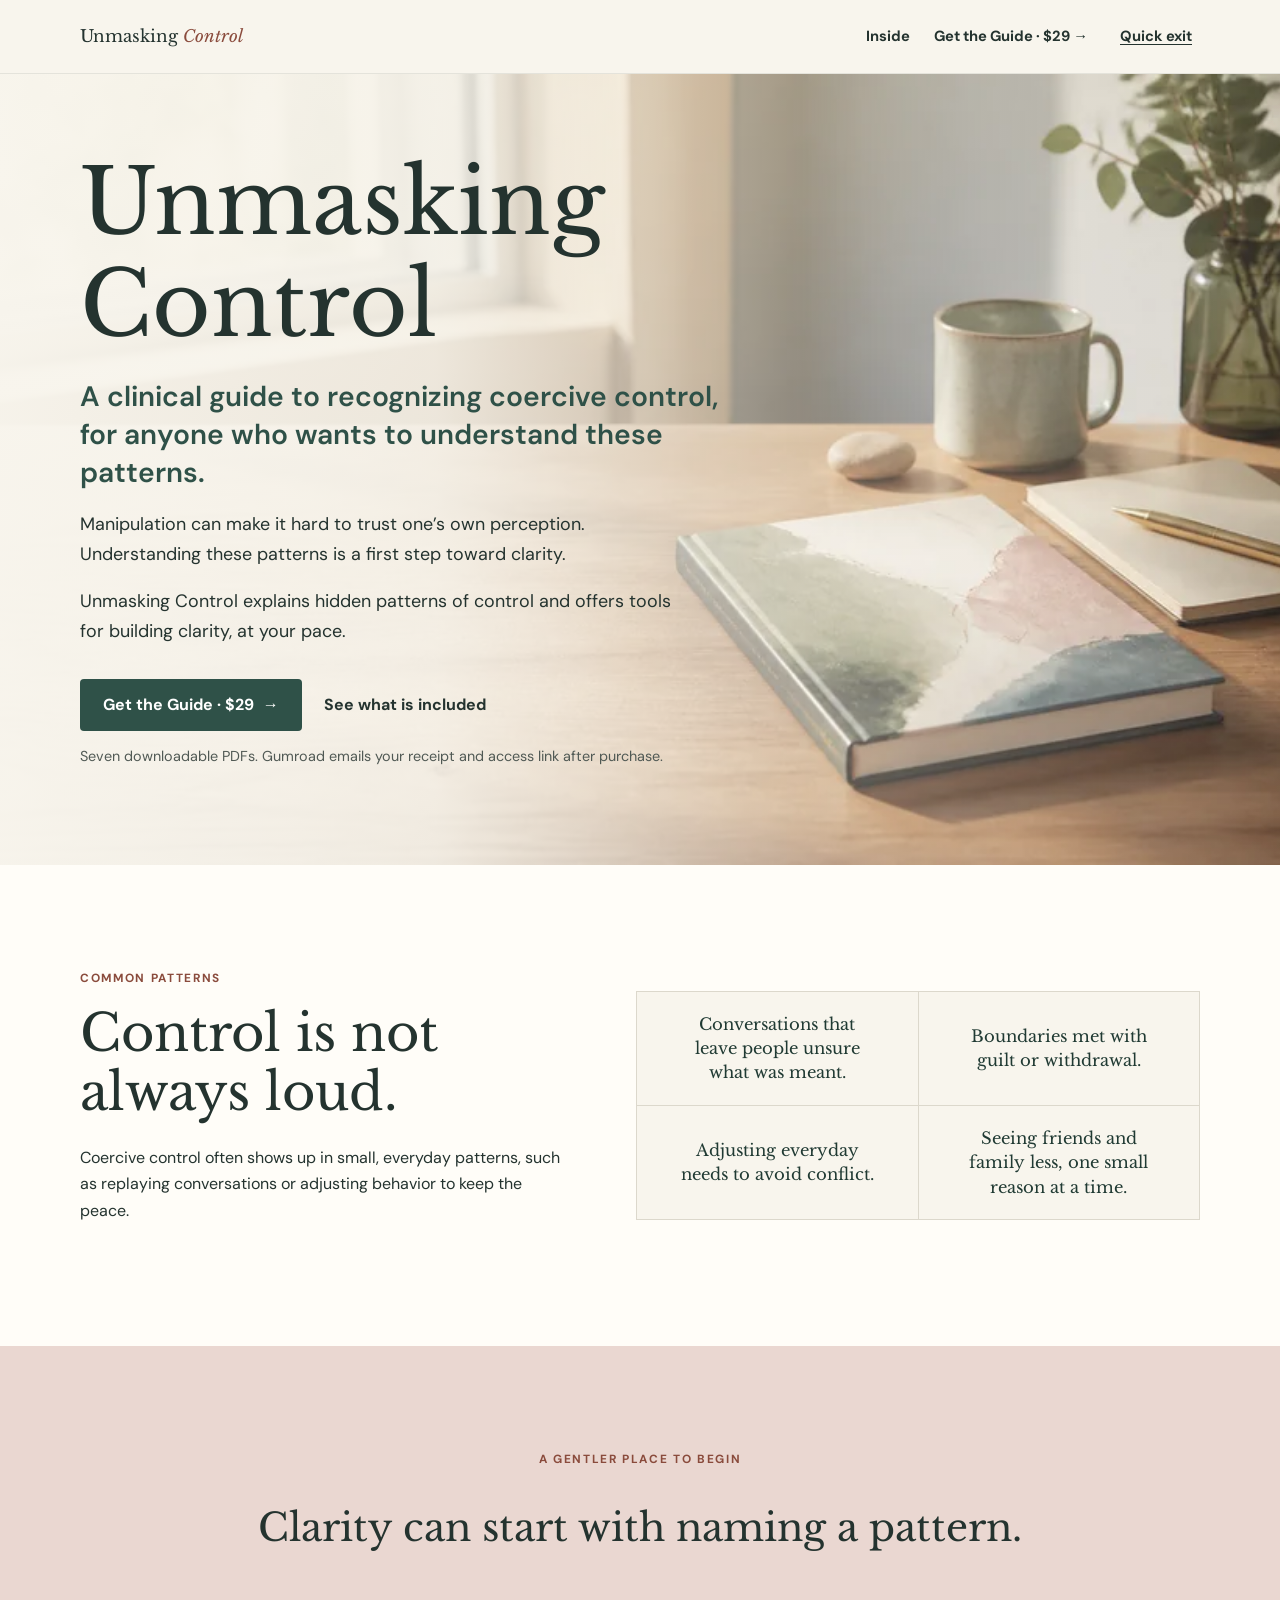
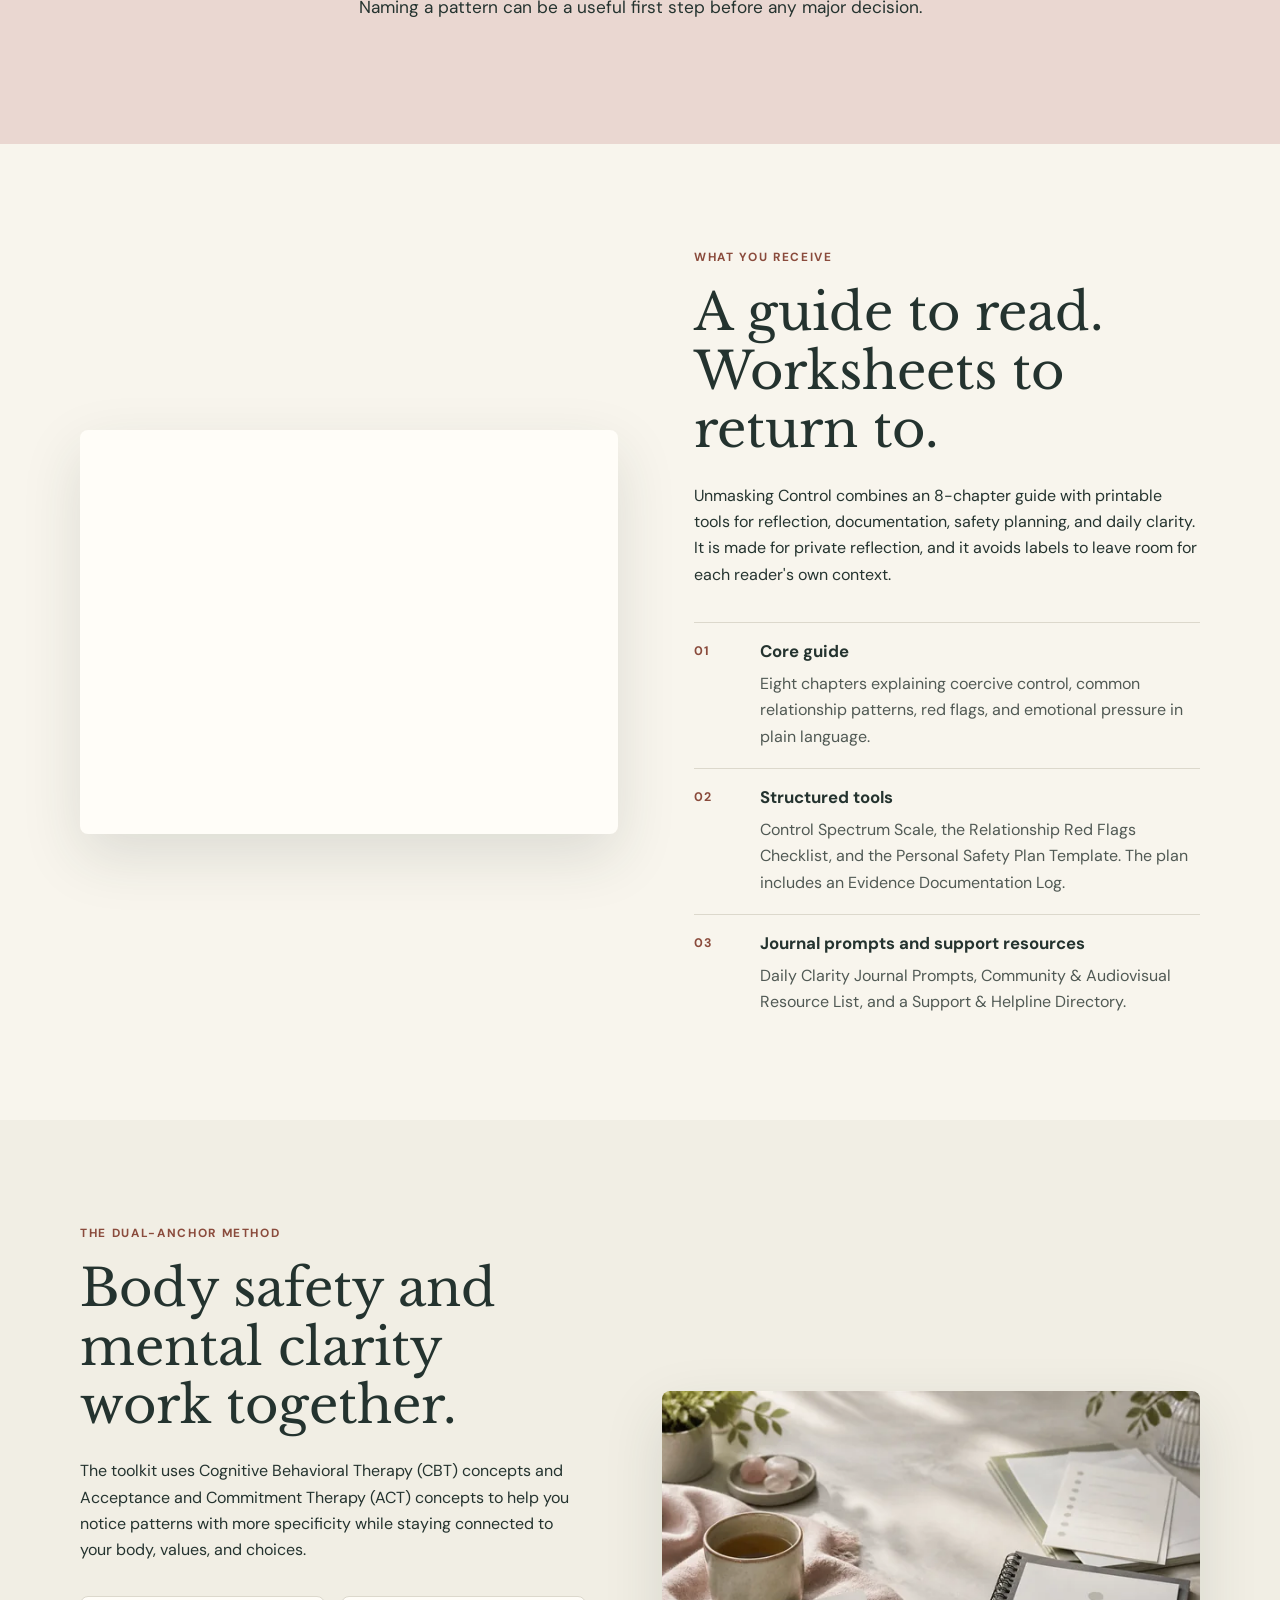
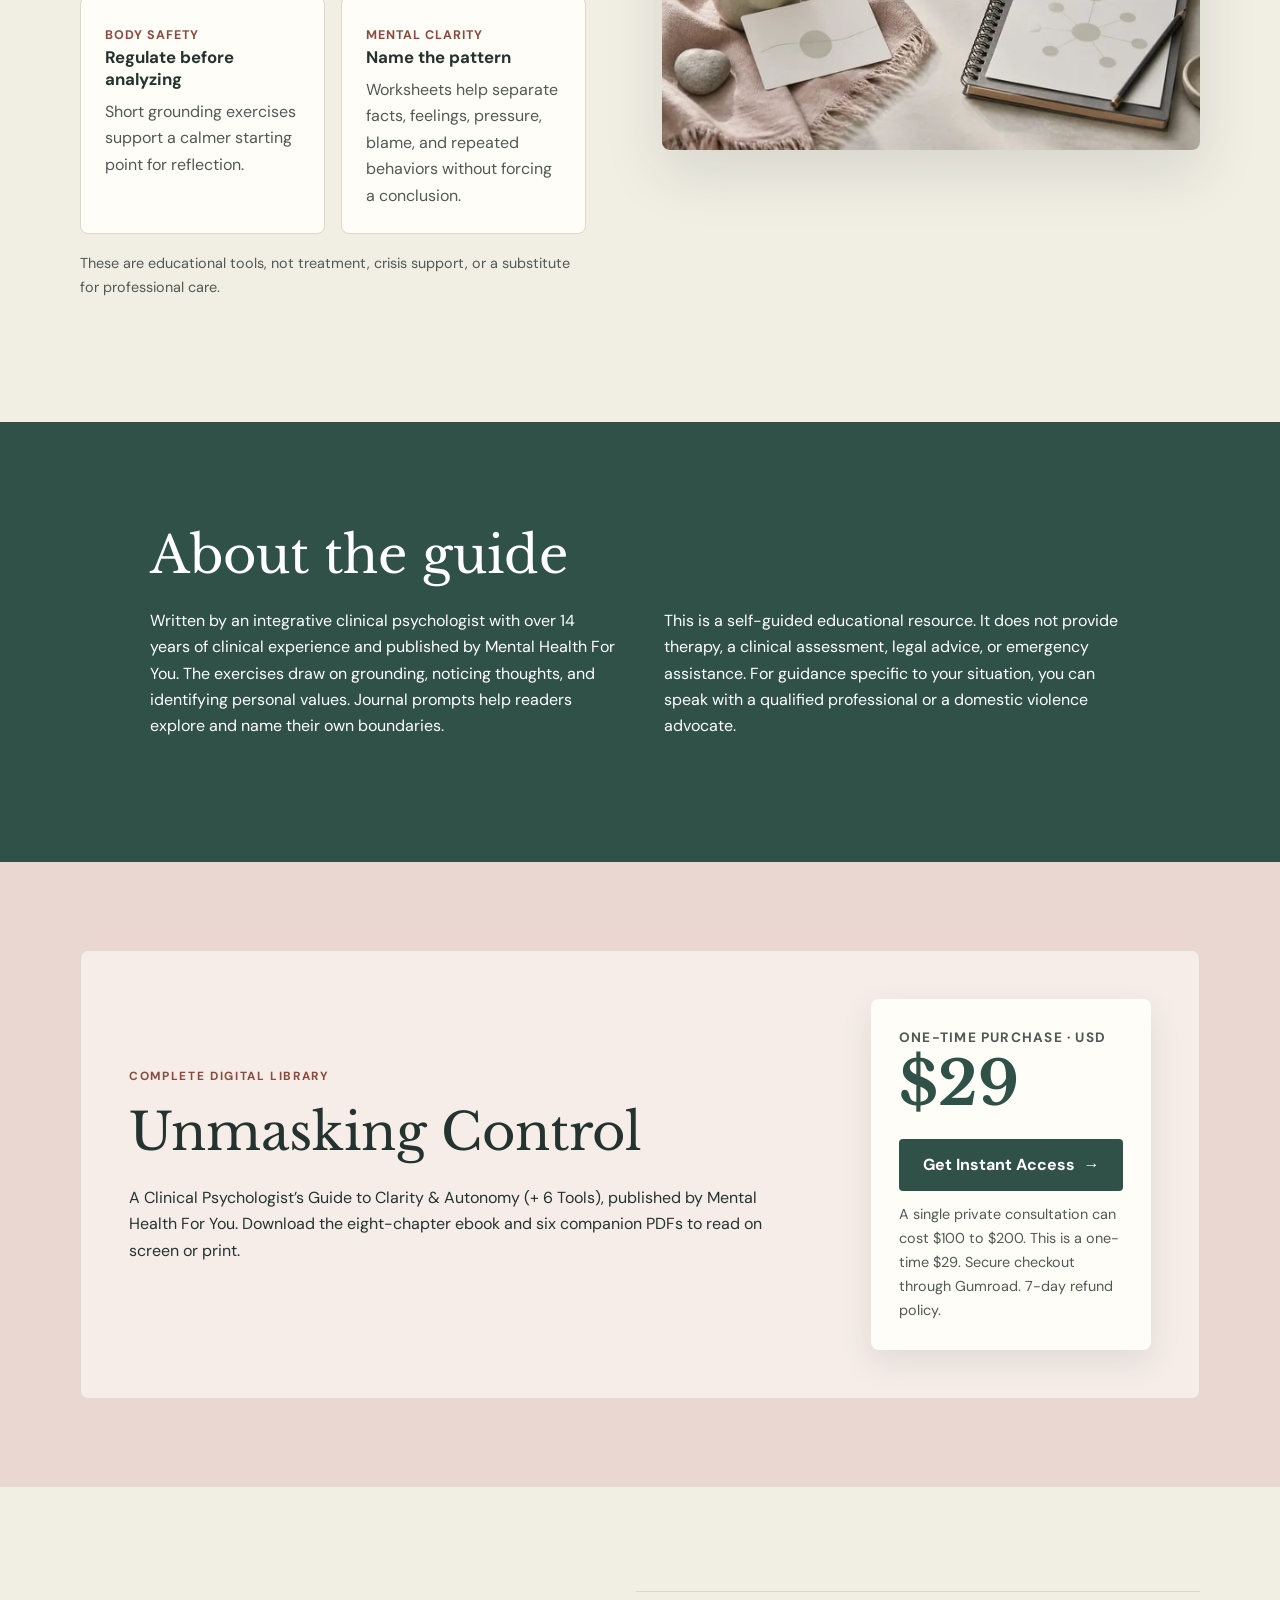
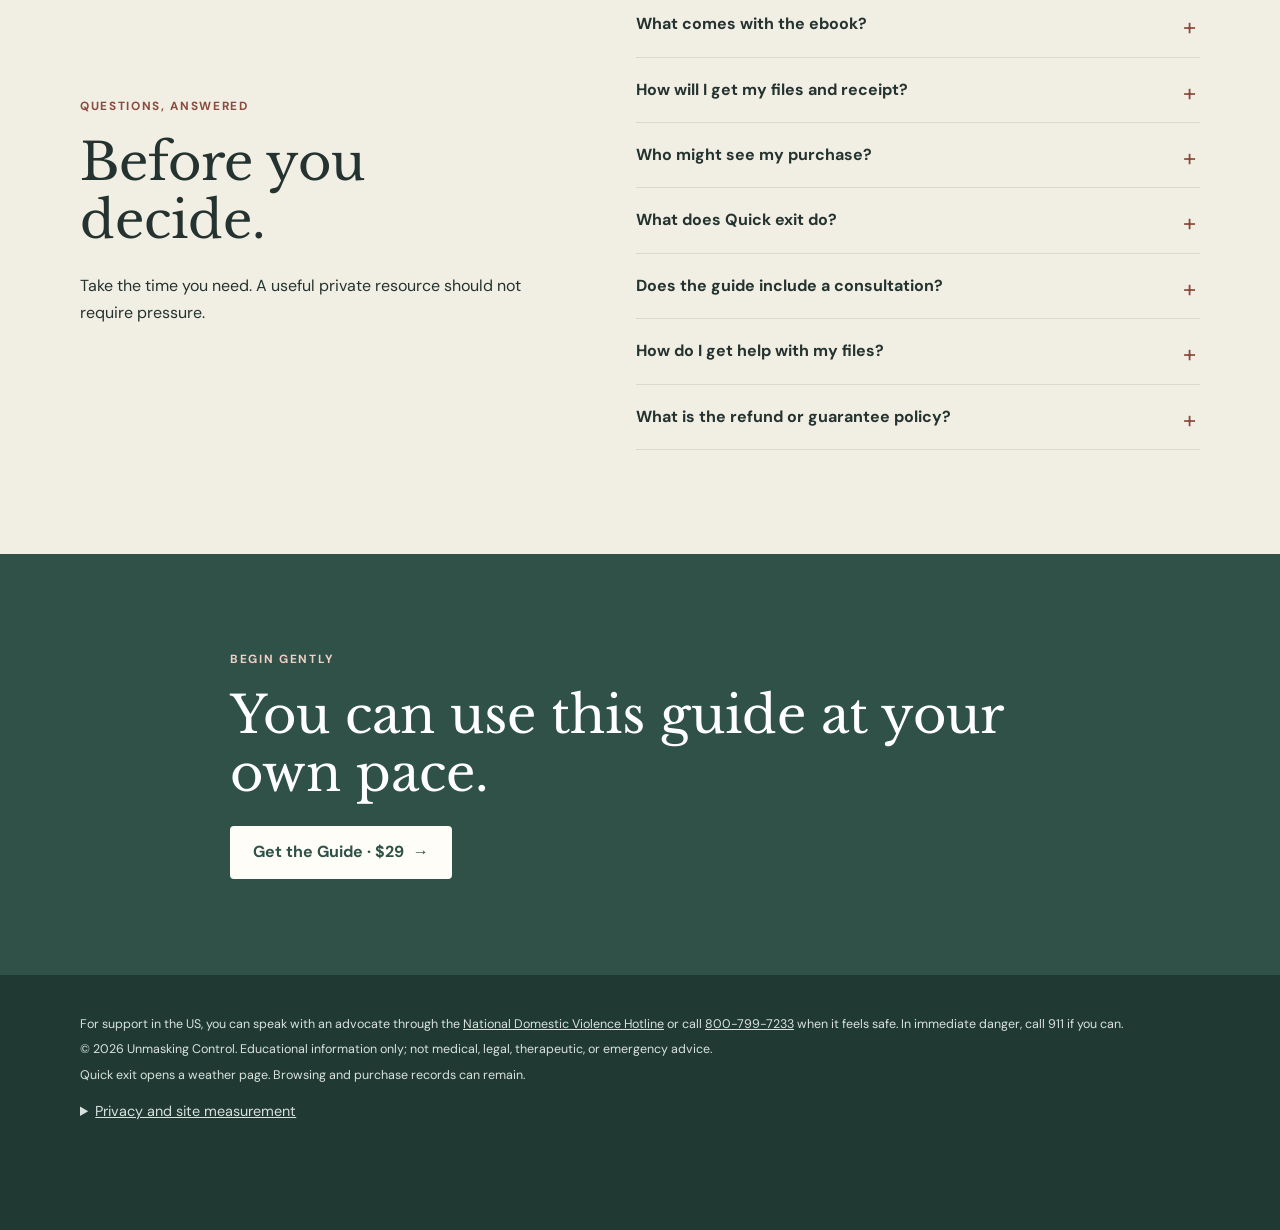
<file: unmasking-control-landing/index.html>
<!doctype html>
<html lang="en">
  <head>
    <meta charset="UTF-8" />
    <meta name="google-site-verification" content="8gHBjxAvSg3sQq12l8MobTrzWCaMCZS2LOgBWGyAerk" />
    <meta name="referrer" content="no-referrer" />
    <meta name="viewport" content="width=device-width, initial-scale=1.0" />
    <meta
      name="description"
      content="Explore an eight-chapter guide to recognizing coercive control, gaslighting, and relationship patterns. Includes six printable tools for reflection and safety planning."
    />
    <title>Unmasking Control | A Guide to Recognizing Coercive Control</title>
    <meta name="robots" content="noindex" />
    <meta property="og:type" content="website" />
    <meta property="og:site_name" content="Mental Health For You" />
    <meta property="og:title" content="Unmasking Control | A Guide to Recognizing Coercive Control" />
    <meta property="og:description" content="An eight-chapter ebook and six printable tools to help you notice patterns and reflect at your own pace." />
    <meta property="og:image" content="assets/social-preview.jpg" />
    <meta property="og:image:width" content="1200" />
    <meta property="og:image:height" content="630" />
    <meta property="og:image:alt" content="A closed workbook, notebook, and ceramic cup on a sunlit desk" />
    <meta name="twitter:card" content="summary_large_image" />
    <link rel="icon" href="favicon.svg" type="image/svg+xml" />
    <link rel="preload" href="assets/fonts/libre-baskerville.woff2" as="font" type="font/woff2" crossorigin />
    <!-- Meta Pixel Code -->
    <script>
    !function(f,b,e,v,n,t,s)
    {if(f.fbq)return;n=f.fbq=function(){n.callMethod?
    n.callMethod.apply(n,arguments):n.queue.push(arguments)};
    if(!f._fbq)f._fbq=n;n.push=n;n.loaded=!0;n.version='2.0';
    n.queue=[];t=b.createElement(e);t.async=!0;
    t.src=v;s=b.getElementsByTagName(e)[0];
    s.parentNode.insertBefore(t,s)}(window, document,'script',
    'https://connect.facebook.net/en_US/fbevents.js');
    fbq('init', '1505303678131275');
    fbq('track', 'PageView');
    </script>
    <noscript><img height="1" width="1" style="display:none"
    src="https://www.facebook.com/tr?id=1505303678131275&ev=PageView&noscript=1"
    /></noscript>
    <!-- End Meta Pixel Code -->
    <script type="application/ld+json">
      {
        "@context": "https://schema.org",
        "@type": "Product",
        "name": "Unmasking Control: A Clinical Psychologist’s Guide to Clarity & Autonomy (+ 6 Tools)",
        "description": "An eight-chapter digital guide and six companion PDFs for reflection, documentation, and safety planning.",
        "image": "assets/social-preview.jpg",
        "brand": { "@type": "Brand", "name": "Mental Health For You" },
        "offers": {
          "@type": "Offer",
          "price": "29.00",
          "priceCurrency": "USD",
          "url": "https://mentalhealthforyou.gumroad.com/l/unmasking-control?wanted=true"
        }
      }
    </script>
    <link rel="stylesheet" href="styles.css" />
  </head>
  <body>
    <a class="skip-link" href="#main">Skip to content</a>
    <div class="uc-page" id="top">
      <header class="site-header">
        <a class="brand" href="#top" aria-label="Unmasking Control home">Unmasking <em>Control</em></a>
        <nav class="header-nav" aria-label="Primary">
          <a href="#inside">Inside</a>
          <a class="header-cta" href="https://mentalhealthforyou.gumroad.com/l/unmasking-control?wanted=true" rel="noreferrer">Get the Guide · $29 <span aria-hidden="true">→</span></a>
          <a class="quick-exit" href="https://www.weather.gov/" rel="noreferrer" aria-label="Quick exit to the National Weather Service">Quick exit</a>
        </nav>
      </header>

      <main id="main">
        <section class="hero" aria-labelledby="hero-title">
          <picture class="hero-backdrop" aria-hidden="true">
            <source media="(max-width: 920px)" srcset="assets/hero-workbook-desk-900.webp" />
            <img src="assets/hero-workbook-desk-1672.webp" alt="" width="1672" height="941" fetchpriority="high" />
          </picture>
          <div class="shell hero-content">
            <h1 id="hero-title">Unmasking Control</h1>
            <p class="hero-statement">A clinical guide to recognizing coercive control, for anyone who wants to understand these patterns.</p>
            <p class="lede">
              Manipulation can make it hard to trust one’s own perception. Understanding these patterns is a first step toward clarity.
            </p>
            <p class="lede">
              Unmasking Control explains hidden patterns of control and offers tools for building clarity, at your pace.
            </p>
            <div class="hero-actions">
              <a class="button button-primary" href="https://mentalhealthforyou.gumroad.com/l/unmasking-control?wanted=true" rel="noreferrer">Get the Guide · $29 <span aria-hidden="true">→</span></a>
              <a class="text-link" href="#inside">See what is included</a>
            </div>
            <p class="privacy-note">Seven downloadable PDFs. Gumroad emails your receipt and access link after purchase.</p>
          </div>
        </section>

        <section class="section recognition">
          <div class="shell split-layout">
            <div>
              <p class="eyebrow">Common Patterns</p>
              <h2>Control is not always loud.</h2>
              <p>
                 Coercive control often shows up in small, everyday patterns, such as replaying
                conversations or adjusting behavior to keep the peace.
              </p>
            </div>
            <ul class="pattern-list" aria-label="Recognizable patterns">
              <li>Conversations that leave people unsure what was meant.</li>
              <li>Boundaries met with guilt or withdrawal.</li>
              <li>Adjusting everyday needs to avoid conflict.</li>
              <li>Seeing friends and family less, one small reason at a time.</li>
            </ul>
          </div>
        </section>

        <section class="section clarity">
          <div class="shell editorial-intro">
            <p class="eyebrow">A gentler place to begin</p>
            <h2>Clarity can start with naming a pattern.</h2>
            <p>
              Naming a pattern can be a useful first step before any major decision.
            </p>
          </div>
        </section>

        <section class="section toolkit" id="inside">
          <div class="shell feature-grid">
            <figure class="image-panel">
              <picture>
                <source media="(max-width: 760px)"
                  srcset="assets/toolkit-worksheets-600.webp 600w, assets/toolkit-worksheets-1080.webp 1080w, assets/toolkit-worksheets-1448.webp 1448w"
                  sizes="(max-width: 390px) calc(100vw - 30px), min(620px, 100vw - 36px)" />
                <img src="assets/toolkit-worksheets-1080.webp"
                  srcset="assets/toolkit-worksheets-1080.webp 1080w, assets/toolkit-worksheets-1448.webp 1448w"
                  sizes="(max-width: 920px) calc(100vw - 48px), 540px"
                  width="1448" height="1086" loading="lazy" decoding="async"
                  alt="Printable psychology toolkit worksheets arranged on a desk with a pen" />
              </picture>
            </figure>
            <div>
              <p class="eyebrow">What you receive</p>
              <h2>A guide to read. Worksheets to return to.</h2>
              <p>
                Unmasking Control combines an 8-chapter guide with printable tools for reflection,
                documentation, safety planning, and daily clarity. It is made for private reflection, and it avoids labels to leave room for each reader's own context. 
              </p>
              <div class="included-list">
                <article>
                  <span>01</span>
                  <h3>Core guide</h3>
                  <p>Eight chapters explaining coercive control, common relationship patterns, red flags, and emotional pressure in plain language.</p>
                </article>
                <article>
                  <span>02</span>
                  <h3>Structured tools</h3>
                  <p>Control Spectrum Scale, the Relationship Red Flags Checklist, and the Personal Safety Plan Template. The plan includes an Evidence Documentation Log.</p>
                </article>
                <article>
                  <span>03</span>
                  <h3>Journal prompts and support resources</h3>
                  <p>Daily Clarity Journal Prompts, Community &amp; Audiovisual Resource List, and a Support &amp; Helpline Directory.</p>
                </article>
              </div>
            </div>
          </div>
        </section>

        <section class="section mechanism">
          <div class="shell feature-grid reverse">
            <div>
              <p class="eyebrow">The Dual-Anchor Method</p>
              <h2>Body safety and mental clarity work together.</h2>
              <p>
                The toolkit uses Cognitive Behavioral Therapy (CBT) concepts and Acceptance and Commitment
                Therapy (ACT) concepts to help you notice patterns with more specificity while staying connected
                to your body, values, and choices.
              </p>
              <div class="anchor-grid">
                <article>
                  <span class="number">Body safety</span>
                  <h3>Regulate before analyzing</h3>
                  <p>Short grounding exercises support a calmer starting point for reflection.</p>
                </article>
                <article>
                  <span class="number">Mental clarity</span>
                  <h3>Name the pattern</h3>
                  <p>Worksheets help separate facts, feelings, pressure, blame, and repeated behaviors without forcing a conclusion.</p>
                </article>
              </div>
              <p class="muted">These are educational tools, not treatment, crisis support, or a substitute for professional care.</p>
            </div>
            <figure class="image-panel image-panel-soft">
              <picture>
                <source media="(max-width: 760px)"
                  srcset="assets/dual-anchor-method-600.webp 600w, assets/dual-anchor-method-1080.webp 1080w, assets/dual-anchor-method-1536.webp 1536w"
                  sizes="(max-width: 390px) calc(100vw - 30px), min(620px, 100vw - 36px)" />
                <img src="assets/dual-anchor-method-1080.webp"
                  srcset="assets/dual-anchor-method-1080.webp 1080w, assets/dual-anchor-method-1536.webp 1536w"
                  sizes="(max-width: 920px) calc(100vw - 48px), 540px"
                  width="1536" height="1024" loading="lazy" decoding="async"
                  alt="Two calm tabletop clusters representing body safety and mental clarity" />
              </picture>
            </figure>
          </div>
        </section>

        <section class="section trust">
          <div class="shell trust-panel">
            <h2>About the guide</h2>
            <div class="trust-columns">
              <p>
                Written by an integrative clinical psychologist with over 14 years of clinical experience and published by Mental Health For You. The exercises draw on
                grounding, noticing thoughts, and identifying personal values. Journal prompts help readers explore
                and name their own boundaries.
              </p>
              <p>
                This is a self-guided educational resource. It does not provide therapy, a clinical assessment,
                legal advice, or emergency assistance. For guidance specific to your situation, you can
                speak with a qualified professional or a domestic violence advocate.
              </p>
            </div>
          </div>
        </section>

        <section class="section offer" id="offer">
          <div class="shell offer-panel">
            <div>
              <p class="eyebrow">Complete digital library</p>
              <h2>Unmasking Control</h2>
              <p>
                A Clinical Psychologist’s Guide to Clarity &amp; Autonomy (+ 6 Tools), published by Mental Health For You.
                Download the eight-chapter ebook and six companion PDFs to read on screen or print.
              </p>
            </div>
            <div class="offer-box">
              <div class="price">
                <span>One-time purchase · USD</span>
                <strong>$29</strong>
              </div>
              <a class="button button-primary button-wide" href="https://mentalhealthforyou.gumroad.com/l/unmasking-control?wanted=true" rel="noreferrer">
                Get Instant Access <span aria-hidden="true">→</span>
              </a>
              <p class="offer-meta">A single private consultation can cost $100 to $200. This is a one-time $29. Secure checkout through Gumroad. 7-day refund policy.</p>
            </div>
          </div>
        </section>

        <section class="section faq-section">
          <div class="shell split-layout">
            <div>
              <p class="eyebrow">Questions, answered</p>
              <h2>Before you decide.</h2>
              <p>Take the time you need. A useful private resource should not require pressure.</p>
            </div>
            <div class="faq-list" data-accordion>
              <details>
                <summary>What comes with the ebook?</summary>
                <p>Seven downloadable PDFs include the eight-chapter guide, three practical tools, and three reflection and support resources. You can read them on screen or print individual pages. There is no physical shipment.</p>
              </details>
              <details>
                <summary>How will I get my files and receipt?</summary>
                <p>After checkout, Gumroad sends a receipt with a link to your files. You can enter an email address you can safely access. Anyone who shares that inbox may see the receipt.</p>
              </details>
              <details>
                <summary>Who might see my purchase?</summary>
                <p>Complete privacy cannot be guaranteed. A payment record, receipt, downloaded file, or synced account may be visible to someone with access. If you have a choice of devices or accounts, use whichever feels safer for you.</p>
              </details>
              <details>
                <summary>What does Quick exit do?</summary>
                <p>Quick exit opens the National Weather Service in this tab. Earlier browser history, emails, and downloads can remain. It cannot stop device monitoring or clear network records.</p>
              </details>
              <details>
                <summary>Does the guide include a consultation?</summary>
                <p>The purchase includes educational materials for independent use. For therapy or an individual assessment, speak with a qualified professional.</p>
              </details>
              <details>
                <summary>How do I get help with my files?</summary>
                <p>Reply to your Gumroad receipt to reach the seller. If the receipt is missing, check the inbox and spam folder for the address you entered, or visit <a href="https://gumroad.com/help" rel="noreferrer">Gumroad Help</a>.</p>
              </details>
              <details>
                <summary>What is the refund or guarantee policy?</summary>
                <p>Mental Health For You offers a full refund if, after opening the toolkit, you feel it lacks the clinical rigor, structure, or depth you need. Email the seller within seven days of purchase by replying to your Gumroad receipt.</p>
              </details>
            </div>
          </div>
        </section>

        <section class="final-cta">
          <div class="shell final-panel">
            <p class="eyebrow">Begin gently</p>
            <h2>You can use this guide at your own pace.</h2>
            <a class="button button-light" href="https://mentalhealthforyou.gumroad.com/l/unmasking-control?wanted=true" rel="noreferrer">Get the Guide · $29 <span aria-hidden="true">→</span></a>
          </div>
        </section>
      </main>

      <footer class="site-footer">
        <div class="shell">
          <p>For support in the US, you can speak with an advocate through the <a href="https://www.thehotline.org/get-help/" rel="noreferrer">National Domestic Violence Hotline</a> or call <a href="tel:+18007997233">800-799-7233</a> when it feels safe. In immediate danger, call 911 if you can.</p>
          <p>© <span id="year"></span> Unmasking Control. Educational information only; not medical, legal, therapeutic, or emergency advice.</p>
          <p>Quick exit opens a weather page. Browsing and purchase records can remain.</p>
          <details class="privacy-disclosure">
            <summary>Privacy and site measurement</summary>
            <p>This site uses the Meta Pixel to measure the performance of our ads. We do not collect or store personal information beyond what the platform provides. Netlify processes web requests, including IP addresses, to serve the page. Its hosting reports can show traffic totals and referring sites. Following Quick exit opens the National Weather Service without sending a tracking event.</p>
            <p>If you buy the guide, Gumroad handles checkout and delivery. Your purchase can leave a receipt and a payment record. Read <a href="https://www.netlify.com/privacy/" rel="noreferrer">Netlify’s privacy policy</a> or <a href="https://gumroad.com/privacy" rel="noreferrer">Gumroad’s privacy policy</a> for details about each service.</p>
          </details>
        </div>
      </footer>
      <div class="mobile-cta">
        <a class="button button-primary" href="https://mentalhealthforyou.gumroad.com/l/unmasking-control?wanted=true" rel="noreferrer">Get the Guide · $29</a>
      </div>
    </div>
    <script src="script.js"></script>
  </body>
</html>
</file>
<file: unmasking-control-landing/styles.css>
@font-face {
  font-family: "DM Sans";
  src: url("assets/fonts/dm-sans.woff2") format("woff2");
  font-weight: 400 700;
  font-display: swap;
}

@font-face {
  font-family: "Libre Baskerville";
  src: url("assets/fonts/libre-baskerville.woff2") format("woff2");
  font-weight: 400 700;
  font-display: swap;
}

@font-face {
  font-family: "Libre Baskerville";
  src: url("assets/fonts/libre-baskerville-italic.woff2") format("woff2");
  font-style: italic;
  font-weight: 400;
  font-display: swap;
}

:root {
  --uc-ink: #24332f;
  --uc-pine: #2f5148;
  --uc-pine-dark: #203a33;
  --uc-cream: #f8f5ed;
  --uc-paper: #fffdf8;
  --uc-clay: #8a4b3c;
  --uc-blush: #ead7d1;
  --uc-sage: #9fac90;
  --uc-charcoal: #1c2523;
  --uc-line: #dcd8cc;
  --uc-muted: #505954;
  --uc-shadow: 0 22px 60px rgba(36, 51, 47, 0.13);
  --uc-radius: 8px;
  --uc-serif: "Libre Baskerville", Georgia, serif;
  --uc-sans: "DM Sans", Arial, sans-serif;
}

* {
  box-sizing: border-box;
}

html {
  scroll-behavior: smooth;
}

body {
  margin: 0;
  background: var(--uc-cream);
  color: var(--uc-ink);
  font-family: var(--uc-sans);
  font-size: 16px;
  line-height: 1.65;
}

img {
  max-width: 100%;
}

.skip-link {
  position: absolute;
  left: -999px;
  top: 14px;
  z-index: 20;
  background: var(--uc-paper);
  color: var(--uc-pine);
  padding: 10px 14px;
  border: 2px solid var(--uc-pine);
}

.skip-link:focus {
  left: 14px;
}

.uc-page {
  min-height: 100vh;
  background: var(--uc-cream);
  color: var(--uc-ink);
}

.uc-page a {
  color: inherit;
}

.uc-page a:focus-visible,
.uc-page button:focus-visible,
.uc-page summary:focus-visible {
  outline: 3px solid rgba(183, 110, 93, 0.72);
  outline-offset: 4px;
}

.shell {
  width: min(1120px, calc(100% - 48px));
  margin-inline: auto;
}

.site-header {
  position: sticky;
  top: 0;
  z-index: 10;
  min-height: 74px;
  display: flex;
  align-items: center;
  justify-content: space-between;
  gap: 22px;
  padding-inline: max(24px, calc((100% - 1120px) / 2));
  background: rgba(248, 245, 237, 0.93);
  border-bottom: 1px solid rgba(36, 51, 47, 0.09);
  backdrop-filter: blur(12px);
}

.brand {
  font-family: var(--uc-serif);
  font-size: 1.05rem;
  text-decoration: none;
  white-space: nowrap;
}

.brand em {
  color: var(--uc-clay);
}

.header-nav {
  display: flex;
  align-items: center;
  gap: 24px;
  font-size: 0.92rem;
  font-weight: 700;
}

.header-nav a {
  text-decoration: none;
}

.header-nav .quick-exit {
  display: inline-flex;
  align-items: center;
  min-height: 44px;
  padding-inline: 8px;
  text-decoration: underline;
  text-underline-offset: 3px;
  white-space: nowrap;
}

html {
  scroll-padding-block: 84px;
}

.header-cta,
.text-link {
  color: var(--uc-pine);
  font-weight: 700;
  text-decoration: none;
}

.section {
  padding-block: 104px;
}

.hero {
  position: relative;
  min-height: min(790px, calc(100vh - 74px));
  display: grid;
  align-items: center;
  overflow: hidden;
  background: var(--uc-cream);
}

.hero-backdrop {
  position: absolute;
  inset: 0;
}

.hero-backdrop img {
  width: 100%;
  height: 100%;
  object-fit: cover;
}

.hero-backdrop::after {
  content: "";
  position: absolute;
  inset: 0;
  background: linear-gradient(90deg, rgba(248, 245, 237, 0.98) 0%, rgba(248, 245, 237, 0.88) 34%, rgba(248, 245, 237, 0.32) 66%, rgba(248, 245, 237, 0.1) 100%);
}

.hero-content {
  position: relative;
  z-index: 1;
  padding-block: 78px;
}

.hero-content > * {
  max-width: 650px;
}

.eyebrow {
  margin: 0 0 16px;
  color: var(--uc-clay);
  font-size: 0.74rem;
  font-weight: 700;
  letter-spacing: 0.14em;
  text-transform: uppercase;
}

h1,
h2,
h3 {
  color: var(--uc-ink);
}

h1,
h2 {
  font-family: var(--uc-serif);
  font-weight: 400;
  line-height: 1.14;
  letter-spacing: 0;
}

h1 {
  margin: 0;
  font-size: clamp(3rem, 7vw, 6.4rem);
}

h2 {
  margin: 0 0 24px;
  font-size: clamp(2rem, 4vw, 3.55rem);
}

h3 {
  margin: 0 0 8px;
  font-size: 1.05rem;
  line-height: 1.3;
}

p {
  margin: 0 0 18px;
}

.hero-statement {
  margin-top: 22px;
  color: var(--uc-pine);
  font-size: clamp(1.3rem, 2.2vw, 2rem);
  font-weight: 600;
  line-height: 1.35;
}

.lede {
  max-width: 610px;
  font-size: 1.12rem;
}

.hero-actions {
  display: flex;
  align-items: center;
  flex-wrap: wrap;
  gap: 22px;
  margin: 32px 0 14px;
}

.button {
  min-height: 52px;
  display: inline-flex;
  align-items: center;
  justify-content: center;
  gap: 0.55rem;
  padding: 12px 22px;
  border: 1px solid transparent;
  border-radius: 4px;
  font-weight: 700;
  text-decoration: none;
  transition: background 0.2s ease, transform 0.2s ease;
}

.button:hover {
  transform: translateY(-1px);
}

.button-primary {
  background: var(--uc-pine);
  color: #fff;
}

.button-light {
  background: var(--uc-paper);
  color: var(--uc-pine);
}

.uc-page .button-primary {
  color: #fff;
}

.uc-page .button-light {
  color: var(--uc-pine);
}

.button-wide {
  width: min(100%, 370px);
}

.privacy-note,
.muted,
.offer-meta {
  color: var(--uc-muted);
  font-size: 0.9rem;
}

.split-layout,
.feature-grid,
.offer-panel {
  display: grid;
  grid-template-columns: minmax(0, 0.92fr) minmax(0, 1.08fr);
  gap: 76px;
  align-items: center;
}

.feature-grid {
  grid-template-columns: minmax(0, 1fr) minmax(0, 0.94fr);
}

.reverse {
  grid-template-columns: minmax(0, 0.94fr) minmax(0, 1fr);
}

.recognition {
  background: var(--uc-paper);
}

.pattern-list,
.check-list {
  padding: 0;
  margin: 0;
  list-style: none;
}

.pattern-list {
  display: grid;
  grid-template-columns: repeat(2, minmax(0, 1fr));
  gap: 1px;
  background: var(--uc-line);
  border: 1px solid var(--uc-line);
}

.pattern-list li {
  padding: 20px 18px;
  display: grid;
  place-items: center;
  text-align: center;
  text-wrap: balance;
  background: var(--uc-cream);
  color: var(--uc-pine-dark);
  font-family: var(--uc-serif);
  font-size: 1.03rem;
  line-height: 1.48;
}

.clarity {
  background: var(--uc-blush);
}

.editorial-intro {
  display: grid;
  grid-template-columns: 1fr;
  gap: 20px;
  align-items: start;
  max-width: 850px;
  margin-inline: auto;
  text-align: center;
}

.editorial-intro h2 {
  max-width: 820px;
  margin-inline: auto;
  font-size: clamp(2rem, 3vw, 3rem);
}

.editorial-intro p:last-child {
  max-width: 650px;
  margin-inline: auto;
  font-size: 1.08rem;
}

.toolkit {
  background: var(--uc-cream);
}

.mechanism,
.faq-section {
  background: #f1eee4;
}

.image-panel {
  margin: 0;
  overflow: hidden;
  background: var(--uc-paper);
  border-radius: var(--uc-radius);
  box-shadow: var(--uc-shadow);
}

.image-panel picture {
  display: block;
}

.image-panel img {
  display: block;
  width: 100%;
  height: auto;
  aspect-ratio: 4 / 3;
  object-fit: cover;
}

.image-panel-soft img {
  aspect-ratio: 3 / 2;
}

.included-list {
  display: grid;
  gap: 18px;
  margin-top: 34px;
}

.included-list article {
  display: grid;
  grid-template-columns: 48px 1fr;
  column-gap: 18px;
  padding-top: 18px;
  border-top: 1px solid var(--uc-line);
}

.included-list span,
.number {
  color: var(--uc-clay);
  font-size: 0.78rem;
  font-weight: 700;
  letter-spacing: 0.08em;
  text-transform: uppercase;
}

.included-list p,
.anchor-grid p {
  grid-column: 2;
  color: var(--uc-muted);
  margin: 0;
}

.anchor-grid {
  display: grid;
  grid-template-columns: repeat(2, minmax(0, 1fr));
  gap: 16px;
  margin: 32px 0 18px;
}

.anchor-grid article {
  padding: 24px;
  background: var(--uc-paper);
  border: 1px solid var(--uc-line);
  border-radius: var(--uc-radius);
}

.trust {
  background: var(--uc-pine);
  color: #fff;
}

.trust h2,
.trust p {
  color: #fff;
}

.trust .eyebrow {
  color: #f0cfc5;
}

.trust-panel {
  max-width: 980px;
}

.trust-columns {
  display: grid;
  grid-template-columns: repeat(2, minmax(0, 1fr));
  gap: 48px;
}

.check-list li {
  position: relative;
  padding: 13px 0 13px 32px;
  border-bottom: 1px solid var(--uc-line);
}

.check-list li::before {
  content: "";
  position: absolute;
  left: 2px;
  top: 23px;
  width: 9px;
  height: 9px;
  border: 2px solid var(--uc-clay);
  border-radius: 50%;
}

.offer {
  padding-block: 88px;
  background: var(--uc-blush);
}

.offer-panel {
  grid-template-columns: minmax(0, 1fr) minmax(280px, 0.42fr);
  padding: 48px;
  background: rgba(255, 253, 248, 0.58);
  border: 1px solid rgba(36, 51, 47, 0.1);
  border-radius: var(--uc-radius);
}

.offer-box {
  padding: 28px;
  background: var(--uc-paper);
  border-radius: var(--uc-radius);
  box-shadow: 0 12px 32px rgba(36, 51, 47, 0.1);
}

.price {
  display: grid;
  gap: 5px;
  margin-bottom: 24px;
}

.offer-box .offer-meta {
  margin: 12px 0 0;
}

.price span {
  color: var(--uc-muted);
  font-size: 0.85rem;
  font-weight: 700;
  text-transform: uppercase;
  letter-spacing: 0.09em;
}

.price strong {
  color: var(--uc-pine);
  font-family: var(--uc-serif);
  font-size: 3.8rem;
  line-height: 1;
}

.faq-list details {
  border-top: 1px solid var(--uc-line);
  padding: 19px 0;
}

.faq-list details:last-of-type {
  border-bottom: 1px solid var(--uc-line);
}

.faq-list summary {
  position: relative;
  cursor: pointer;
  list-style: none;
  padding-right: 40px;
  color: var(--uc-ink);
  font-weight: 700;
}

.faq-list summary::-webkit-details-marker {
  display: none;
}

.faq-list summary::after {
  content: "+";
  position: absolute;
  right: 4px;
  top: -4px;
  color: var(--uc-clay);
  font-size: 1.5rem;
  font-weight: 400;
}

.faq-list details[open] summary::after {
  content: "-";
}

.faq-list p {
  margin: 13px 0 2px;
  color: var(--uc-muted);
}

.final-cta {
  padding-block: 96px;
  background: var(--uc-pine);
  color: #fff;
}

.final-panel {
  max-width: 820px;
}

.final-cta h2 {
  color: #fff;
}

.final-cta .eyebrow {
  color: #f0cfc5;
}

.site-footer {
  padding: 34px 0 96px;
  background: var(--uc-pine-dark);
  color: #d9e1dd;
  font-size: 0.78rem;
}

.site-footer p {
  margin: 5px 0;
}

.privacy-disclosure {
  max-width: 68ch;
  font-size: 0.9rem;
}

.privacy-disclosure summary {
  width: fit-content;
  padding-block: 10px;
  cursor: pointer;
  text-decoration: underline;
}

.mobile-cta {
  display: none;
}

@media (max-width: 920px) {
  .header-nav a[href="#inside"] {
    display: none;
  }

  .hero {
    min-height: auto;
  }

  .hero-backdrop img {
    object-position: 58% center;
  }

  .hero-backdrop::after {
    background: linear-gradient(180deg, rgba(248, 245, 237, 0.98) 0%, rgba(248, 245, 237, 0.92) 50%, rgba(248, 245, 237, 0.35) 100%);
  }

  .hero-content {
    padding-block: 64px 260px;
  }

  .split-layout,
  .feature-grid,
  .reverse,
  .offer-panel,
  .editorial-intro,
  .trust-columns {
    grid-template-columns: 1fr;
    gap: 36px;
  }
}

@media (max-width: 760px) {
  .header-nav .header-cta {
    display: none;
  }

  body {
    font-size: 15px;
  }

  .shell {
    width: min(100% - 36px, 620px);
  }

  .site-header {
    min-height: 64px;
    padding-inline: 18px;
  }

  .brand {
    font-size: 0.98rem;
  }

  .header-cta {
    font-size: 0.86rem;
  }

  .section {
    padding-block: 68px;
  }

  .hero-content {
    padding-block: 52px 235px;
  }

  .hero-statement {
    margin-top: 16px;
  }

  .hero-actions {
    align-items: stretch;
    flex-direction: column;
    gap: 14px;
  }

  .hero-actions .button,
  .hero-actions .text-link {
    width: 100%;
  }

  .pattern-list,
  .anchor-grid {
    grid-template-columns: 1fr;
  }

  .pattern-list li {
    padding: 16px 20px;
  }

  .image-panel img,
  .image-panel-soft img {
    aspect-ratio: 2 / 1;
    max-height: 220px;
  }

  .included-list article {
    grid-template-columns: 40px 1fr;
  }

  .offer {
    padding-block: 68px;
  }

  .offer-panel,
  .offer-box {
    padding: 20px;
  }

  .price strong {
    font-size: 3.1rem;
  }

  .mobile-cta {
    position: fixed;
    left: 0;
    right: 0;
    bottom: 0;
    z-index: 11;
    display: block;
    padding: 10px 18px;
    background: rgba(248, 245, 237, 0.95);
    border-top: 1px solid var(--uc-line);
    backdrop-filter: blur(8px);
  }

  .mobile-cta .button {
    width: 100%;
  }
}

@media (max-width: 390px) {
  .shell {
    width: min(100% - 30px, 620px);
  }

  h1 {
    font-size: 2.65rem;
  }

  h2 {
    font-size: 1.85rem;
  }
}

@media (prefers-reduced-motion: reduce) {
  html {
    scroll-behavior: auto;
  }

  .button {
    transition: none;
  }
}
</file>
